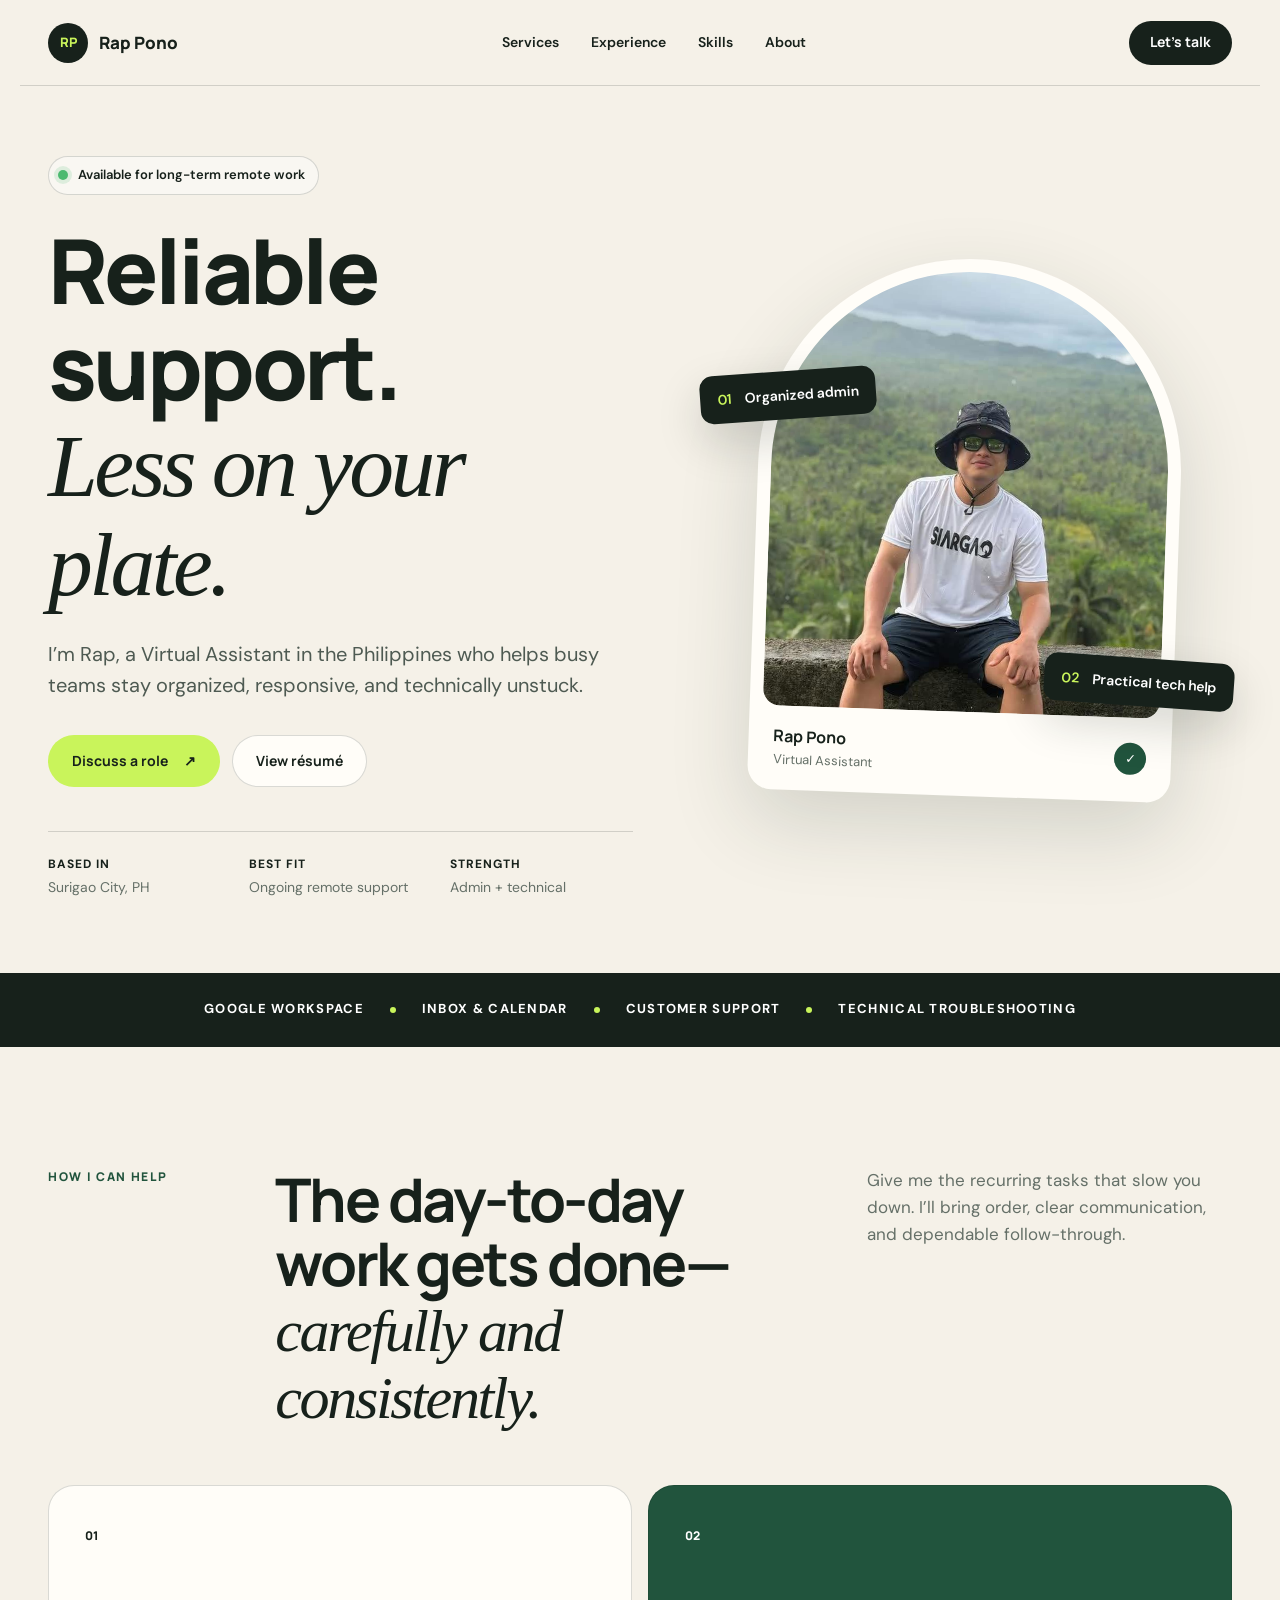
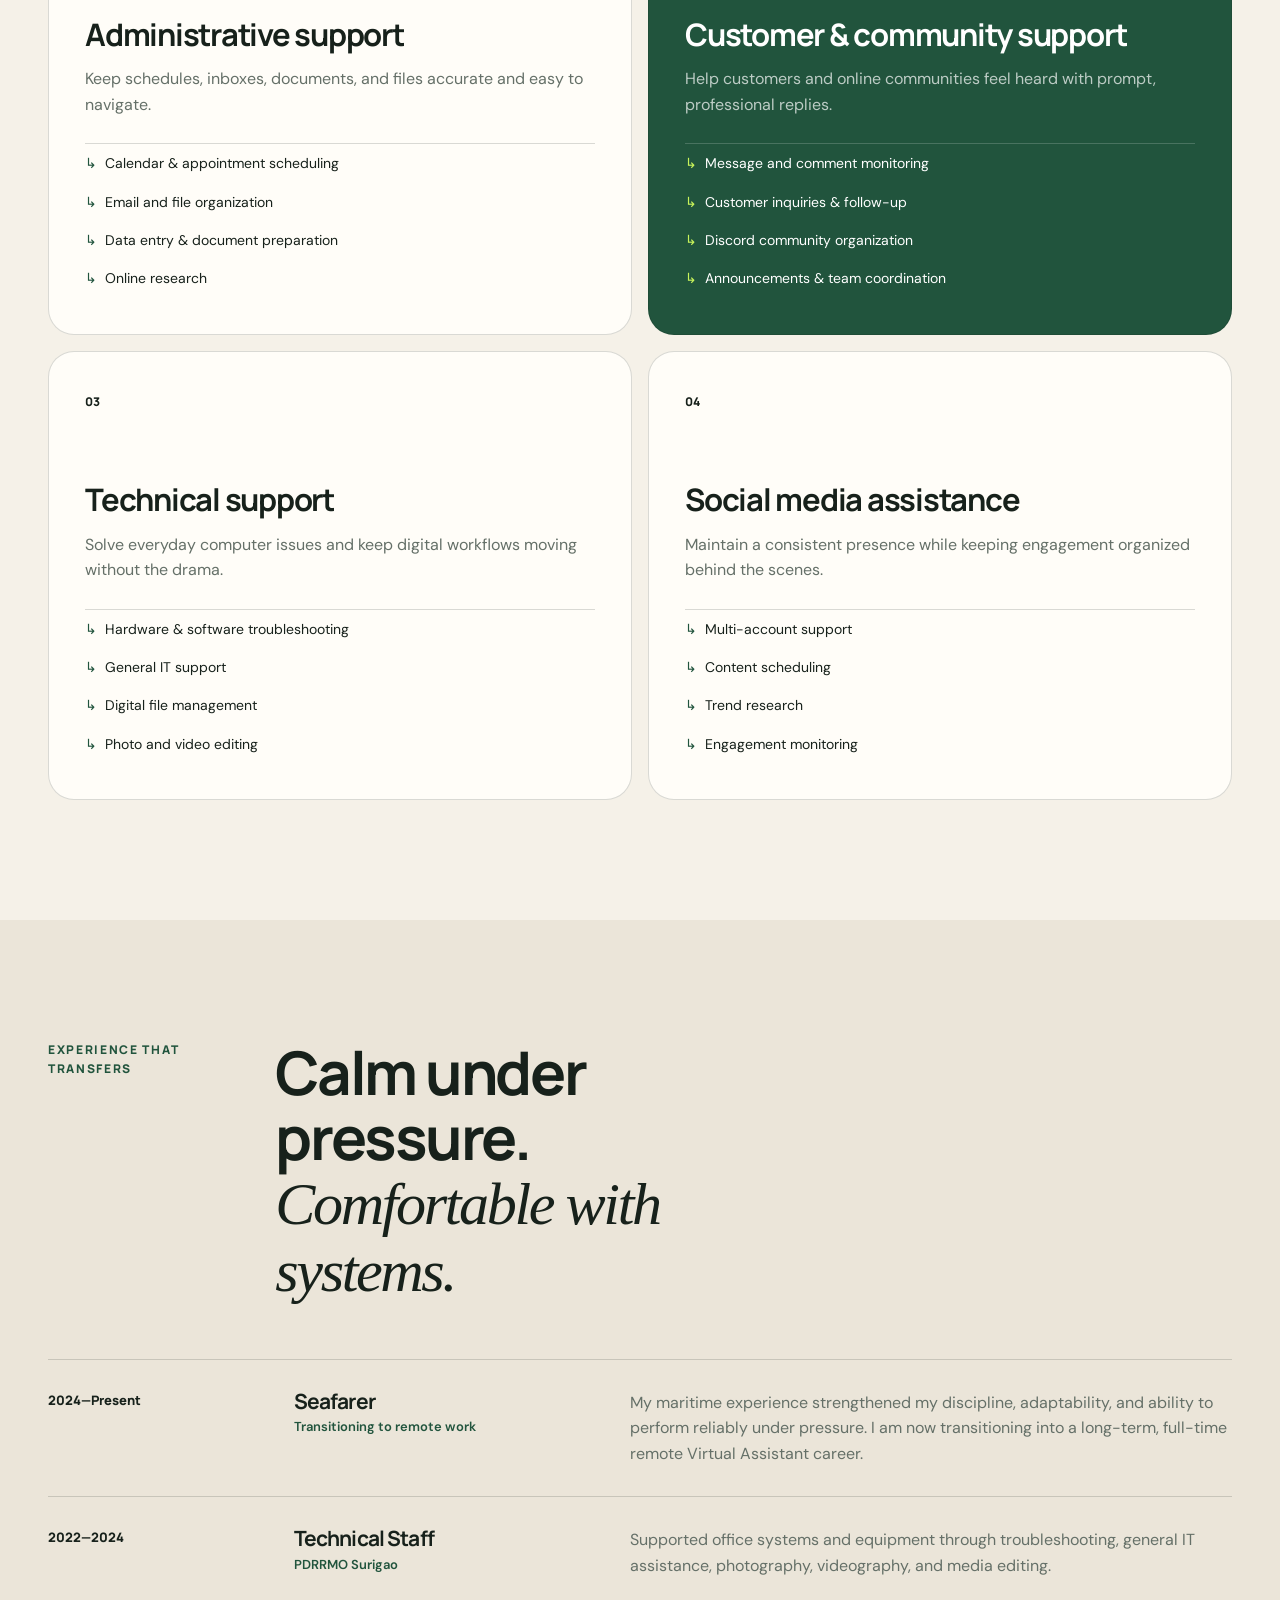
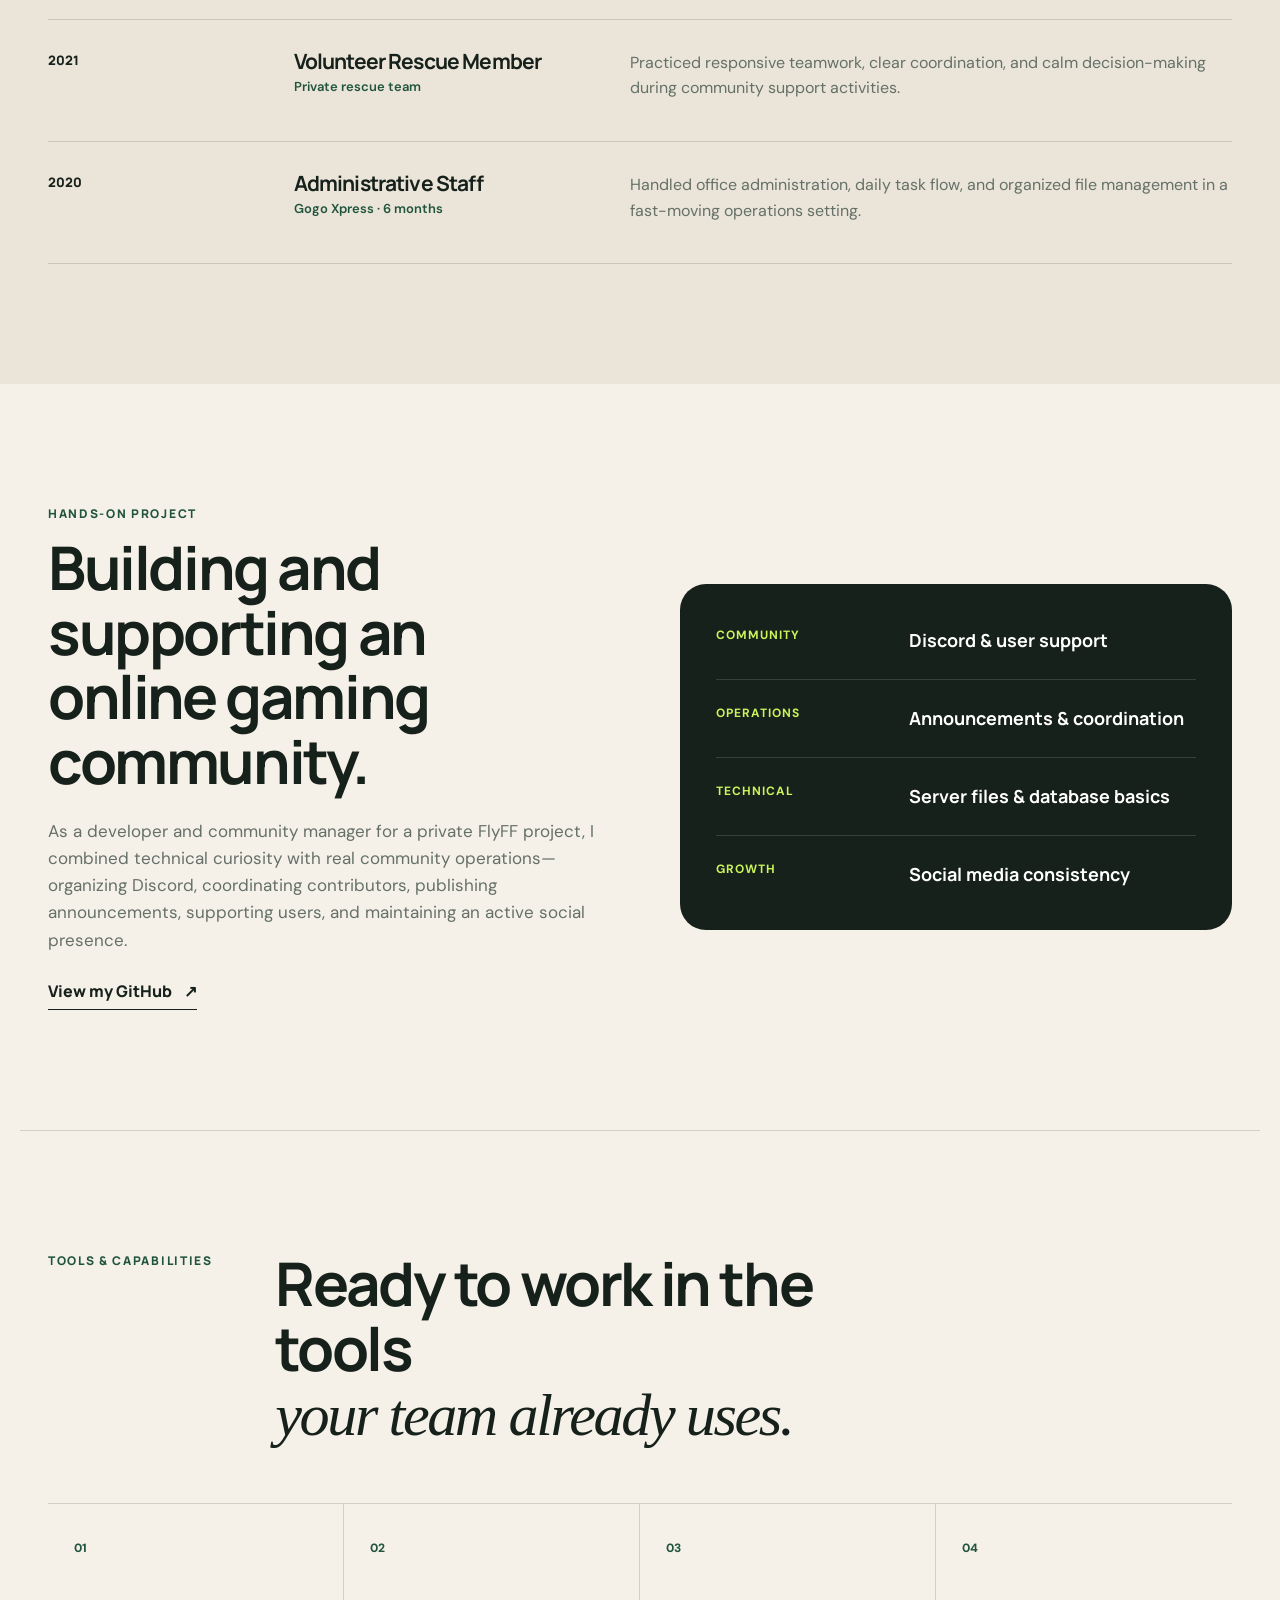
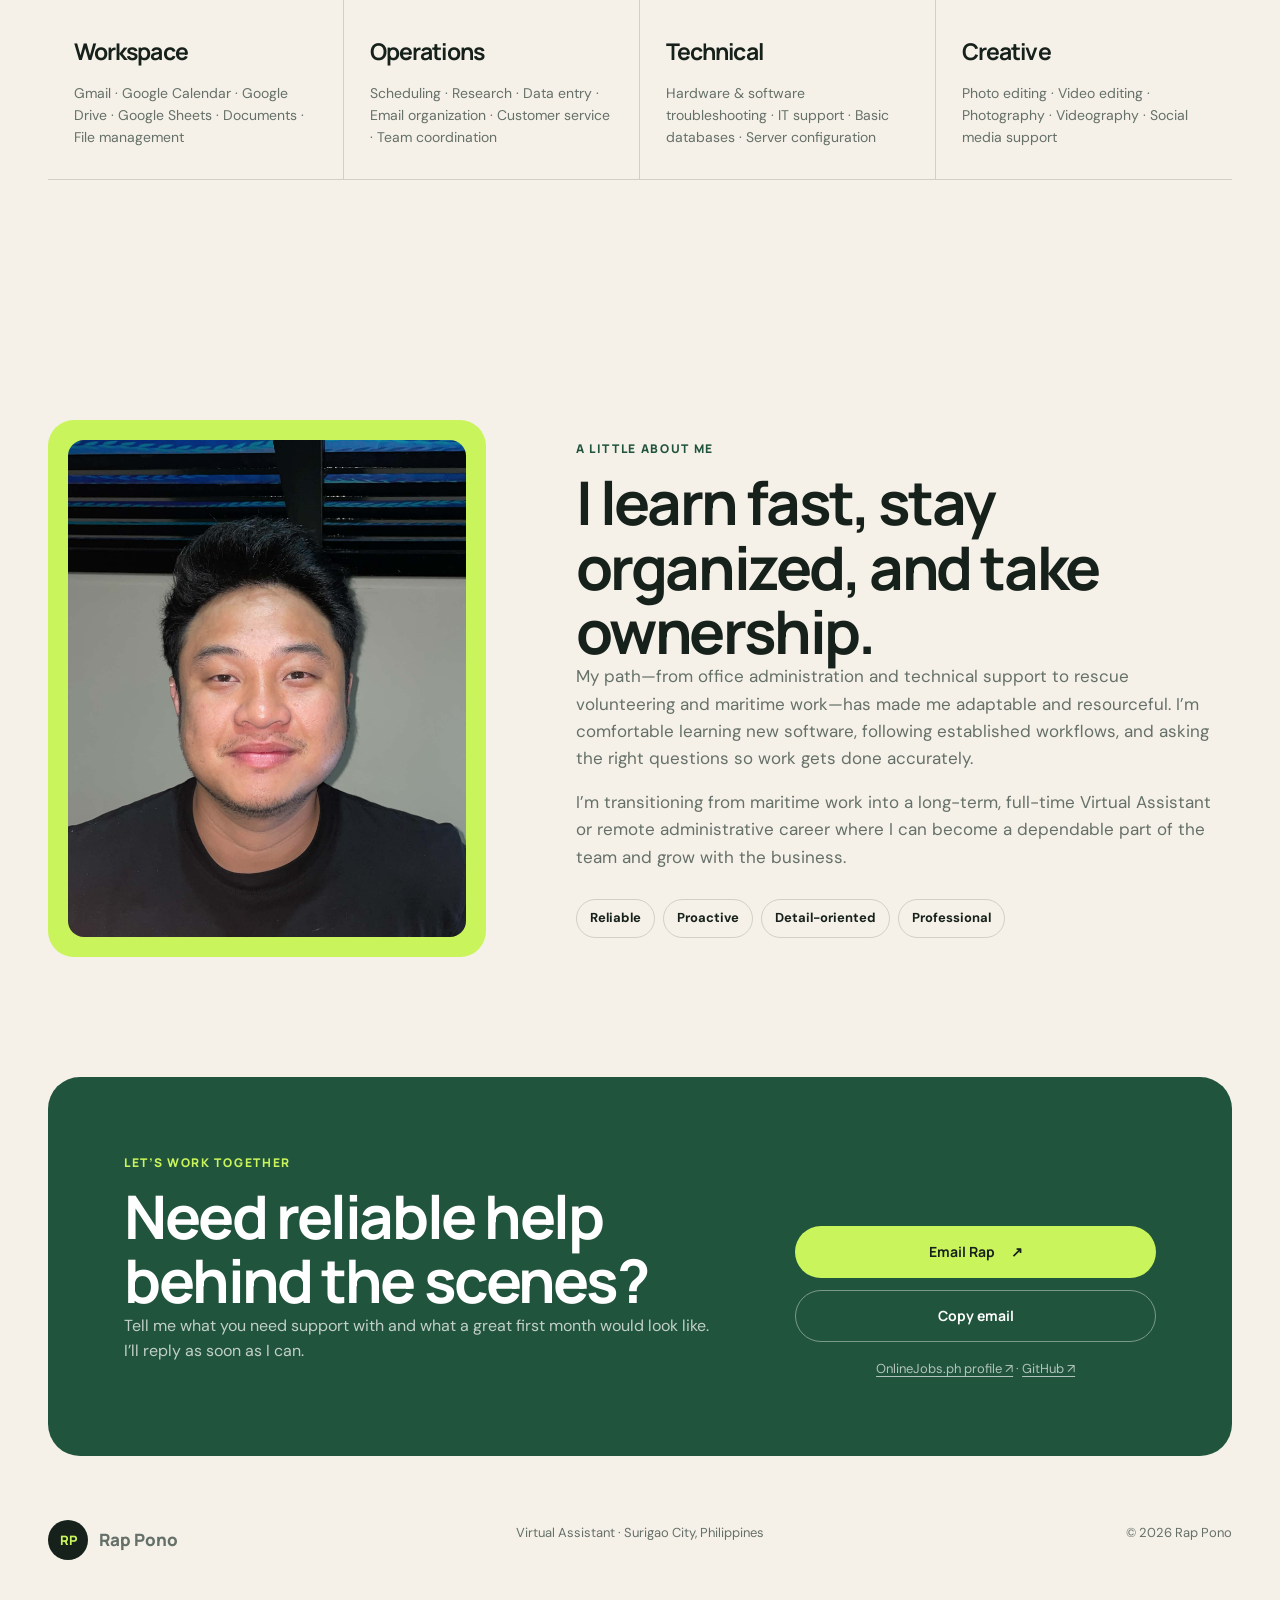
<file: index.html>
<!doctype html>
<html lang="en">
  <head>
    <meta charset="UTF-8" />
    <meta name="viewport" content="width=device-width, initial-scale=1" />
    <meta name="theme-color" content="#f5f1e8" />
    <title>Rap Pono | Virtual Assistant & Technical Support</title>
    <meta name="description" content="Rap Pono is a reliable Virtual Assistant from the Philippines offering administrative, customer, community, and technical support for remote teams." />
    <meta property="og:type" content="website" />
    <meta property="og:title" content="Rap Pono | Virtual Assistant & Technical Support" />
    <meta property="og:description" content="Reliable remote support for busy teams—from organized admin work to practical technical help." />
    <meta property="og:image" content="assets/og.png" />
    <meta name="twitter:card" content="summary_large_image" />
    <link rel="preconnect" href="https://fonts.googleapis.com" />
    <link rel="preconnect" href="https://fonts.gstatic.com" crossorigin />
    <link href="https://fonts.googleapis.com/css2?family=DM+Sans:wght@400;500;600;700&family=Manrope:wght@500;600;700;800&display=swap" rel="stylesheet" />
    <link rel="stylesheet" href="styles.css" />
  </head>
  <body>
    <a class="skip-link" href="#main">Skip to content</a>
    <header class="site-header">
      <a class="brand" href="#top" aria-label="Rap Pono, home">
        <span class="brand-mark">RP</span>
        <span class="brand-name">Rap Pono</span>
      </a>
      <nav class="nav-links" aria-label="Primary navigation">
        <a href="#support">Services</a>
        <a href="#proof">Experience</a>
        <a href="#skills">Skills</a>
        <a href="#about">About</a>
      </nav>
      <a class="button button-small button-dark header-cta" href="mailto:rappono1097@gmail.com?subject=Remote%20work%20opportunity">Let’s talk</a>
      <button class="nav-toggle" type="button" aria-label="Open menu" aria-expanded="false"><span></span><span></span></button>
    </header>

    <main id="main">
      <section class="hero" id="top">
        <div class="hero-copy reveal">
          <div class="availability"><span></span> Available for long-term remote work</div>
          <h1>Reliable support.<br /><em>Less on your plate.</em></h1>
          <p class="hero-lead">I’m Rap, a Virtual Assistant in the Philippines who helps busy teams stay organized, responsive, and technically unstuck.</p>
          <div class="hero-actions">
            <a class="button button-primary" href="mailto:rappono1097@gmail.com?subject=Remote%20work%20opportunity&body=Hi%20Rap%2C%0A%0AI%20found%20your%20portfolio%20and%20would%20like%20to%20discuss...">Discuss a role <span aria-hidden="true">↗</span></a>
            <a class="button button-light" href="resume.html">View résumé</a>
          </div>
          <div class="quick-facts" aria-label="Key details">
            <div><strong>Based in</strong><span>Surigao City, PH</span></div>
            <div><strong>Best fit</strong><span>Ongoing remote support</span></div>
            <div><strong>Strength</strong><span>Admin + technical</span></div>
          </div>
        </div>
        <div class="hero-visual reveal">
          <div class="portrait-card">
            <img src="assets/rap-pono-photo.jpg" alt="Rap Pono outdoors in Surigao" />
            <div class="portrait-caption">
              <div><strong>Rap Pono</strong><span>Virtual Assistant</span></div>
              <span class="verified" aria-label="Profile verified">✓</span>
            </div>
          </div>
          <div class="floating-note note-one"><span>01</span> Organized admin</div>
          <div class="floating-note note-two"><span>02</span> Practical tech help</div>
        </div>
      </section>

      <section class="trust-bar" aria-label="Core capabilities">
        <span>Google Workspace</span><i></i><span>Inbox & calendar</span><i></i><span>Customer support</span><i></i><span>Technical troubleshooting</span>
      </section>

      <section class="section support" id="support">
        <div class="section-intro reveal">
          <p class="eyebrow">How I can help</p>
          <h2>The day-to-day work gets done—<em>carefully and consistently.</em></h2>
          <p>Give me the recurring tasks that slow you down. I’ll bring order, clear communication, and dependable follow-through.</p>
        </div>
        <div class="service-grid">
          <article class="service-card reveal">
            <span class="service-number">01</span>
            <h3>Administrative support</h3>
            <p>Keep schedules, inboxes, documents, and files accurate and easy to navigate.</p>
            <ul><li>Calendar & appointment scheduling</li><li>Email and file organization</li><li>Data entry & document preparation</li><li>Online research</li></ul>
          </article>
          <article class="service-card feature reveal">
            <span class="service-number">02</span>
            <h3>Customer & community support</h3>
            <p>Help customers and online communities feel heard with prompt, professional replies.</p>
            <ul><li>Message and comment monitoring</li><li>Customer inquiries & follow-up</li><li>Discord community organization</li><li>Announcements & team coordination</li></ul>
          </article>
          <article class="service-card reveal">
            <span class="service-number">03</span>
            <h3>Technical support</h3>
            <p>Solve everyday computer issues and keep digital workflows moving without the drama.</p>
            <ul><li>Hardware & software troubleshooting</li><li>General IT support</li><li>Digital file management</li><li>Photo and video editing</li></ul>
          </article>
          <article class="service-card reveal">
            <span class="service-number">04</span>
            <h3>Social media assistance</h3>
            <p>Maintain a consistent presence while keeping engagement organized behind the scenes.</p>
            <ul><li>Multi-account support</li><li>Content scheduling</li><li>Trend research</li><li>Engagement monitoring</li></ul>
          </article>
        </div>
      </section>

      <section class="section proof" id="proof">
        <div class="section-intro reveal">
          <p class="eyebrow">Experience that transfers</p>
          <h2>Calm under pressure.<br /><em>Comfortable with systems.</em></h2>
        </div>
        <div class="experience-list">
          <article class="experience-row reveal">
            <div class="experience-date">2024—Present</div>
            <div><h3>Seafarer</h3><p>Transitioning to remote work</p></div>
            <p>My maritime experience strengthened my discipline, adaptability, and ability to perform reliably under pressure. I am now transitioning into a long-term, full-time remote Virtual Assistant career.</p>
          </article>
          <article class="experience-row reveal">
            <div class="experience-date">2022—2024</div>
            <div><h3>Technical Staff</h3><p>PDRRMO Surigao</p></div>
            <p>Supported office systems and equipment through troubleshooting, general IT assistance, photography, videography, and media editing.</p>
          </article>
          <article class="experience-row reveal">
            <div class="experience-date">2021</div>
            <div><h3>Volunteer Rescue Member</h3><p>Private rescue team</p></div>
            <p>Practiced responsive teamwork, clear coordination, and calm decision-making during community support activities.</p>
          </article>
          <article class="experience-row reveal">
            <div class="experience-date">2020</div>
            <div><h3>Administrative Staff</h3><p>Gogo Xpress · 6 months</p></div>
            <p>Handled office administration, daily task flow, and organized file management in a fast-moving operations setting.</p>
          </article>
        </div>
      </section>

      <section class="section project-spotlight">
        <div class="project-copy reveal">
          <p class="eyebrow">Hands-on project</p>
          <h2>Building and supporting an online gaming community.</h2>
          <p>As a developer and community manager for a private FlyFF project, I combined technical curiosity with real community operations—organizing Discord, coordinating contributors, publishing announcements, supporting users, and maintaining an active social presence.</p>
          <a class="text-link" href="https://github.com/hubhub123-dev" target="_blank" rel="noopener noreferrer">View my GitHub <span aria-hidden="true">↗</span></a>
        </div>
        <div class="project-proof reveal" aria-label="Project responsibilities">
          <div><span>Community</span><strong>Discord & user support</strong></div>
          <div><span>Operations</span><strong>Announcements & coordination</strong></div>
          <div><span>Technical</span><strong>Server files & database basics</strong></div>
          <div><span>Growth</span><strong>Social media consistency</strong></div>
        </div>
      </section>

      <section class="section skills" id="skills">
        <div class="section-intro reveal">
          <p class="eyebrow">Tools & capabilities</p>
          <h2>Ready to work in the tools<br /><em>your team already uses.</em></h2>
        </div>
        <div class="skills-columns">
          <article class="skill-group reveal"><span>01</span><h3>Workspace</h3><p>Gmail · Google Calendar · Google Drive · Google Sheets · Documents · File management</p></article>
          <article class="skill-group reveal"><span>02</span><h3>Operations</h3><p>Scheduling · Research · Data entry · Email organization · Customer service · Team coordination</p></article>
          <article class="skill-group reveal"><span>03</span><h3>Technical</h3><p>Hardware & software troubleshooting · IT support · Basic databases · Server configuration</p></article>
          <article class="skill-group reveal"><span>04</span><h3>Creative</h3><p>Photo editing · Video editing · Photography · Videography · Social media support</p></article>
        </div>
      </section>

      <section class="section about" id="about">
        <div class="about-photo reveal"><img src="assets/resume-2x2-photo.jpg" alt="Portrait of Rap Pono" /></div>
        <div class="about-copy reveal">
          <p class="eyebrow">A little about me</p>
          <h2>I learn fast, stay organized, and take ownership.</h2>
          <p>My path—from office administration and technical support to rescue volunteering and maritime work—has made me adaptable and resourceful. I’m comfortable learning new software, following established workflows, and asking the right questions so work gets done accurately.</p>
          <p>I’m transitioning from maritime work into a long-term, full-time Virtual Assistant or remote administrative career where I can become a dependable part of the team and grow with the business.</p>
          <div class="about-values"><span>Reliable</span><span>Proactive</span><span>Detail-oriented</span><span>Professional</span></div>
        </div>
      </section>

      <section class="contact" id="contact">
        <div class="contact-copy reveal">
          <p class="eyebrow">Let’s work together</p>
          <h2>Need reliable help behind the scenes?</h2>
          <p>Tell me what you need support with and what a great first month would look like. I’ll reply as soon as I can.</p>
        </div>
        <div class="contact-actions reveal">
          <a class="button button-primary" href="mailto:rappono1097@gmail.com?subject=Remote%20work%20opportunity">Email Rap <span aria-hidden="true">↗</span></a>
          <button class="button button-outline" type="button" data-copy-email>Copy email</button>
          <p><a href="https://v2.onlinejobs.ph/jobseekers/info/4930726" target="_blank" rel="noopener noreferrer">OnlineJobs.ph profile ↗</a> · <a href="https://github.com/hubhub123-dev" target="_blank" rel="noopener noreferrer">GitHub ↗</a></p>
        </div>
      </section>
    </main>

    <footer class="site-footer">
      <a class="brand" href="#top"><span class="brand-mark">RP</span><span class="brand-name">Rap Pono</span></a>
      <p>Virtual Assistant · Surigao City, Philippines</p>
      <p>© <span id="year"></span> Rap Pono</p>
    </footer>
    <div class="mobile-cta"><a href="mailto:rappono1097@gmail.com?subject=Remote%20work%20opportunity">Let’s talk <span aria-hidden="true">↗</span></a></div>
    <div class="toast" role="status" aria-live="polite">Email copied</div>
    <script src="script.js"></script>
  </body>
</html>
</file>
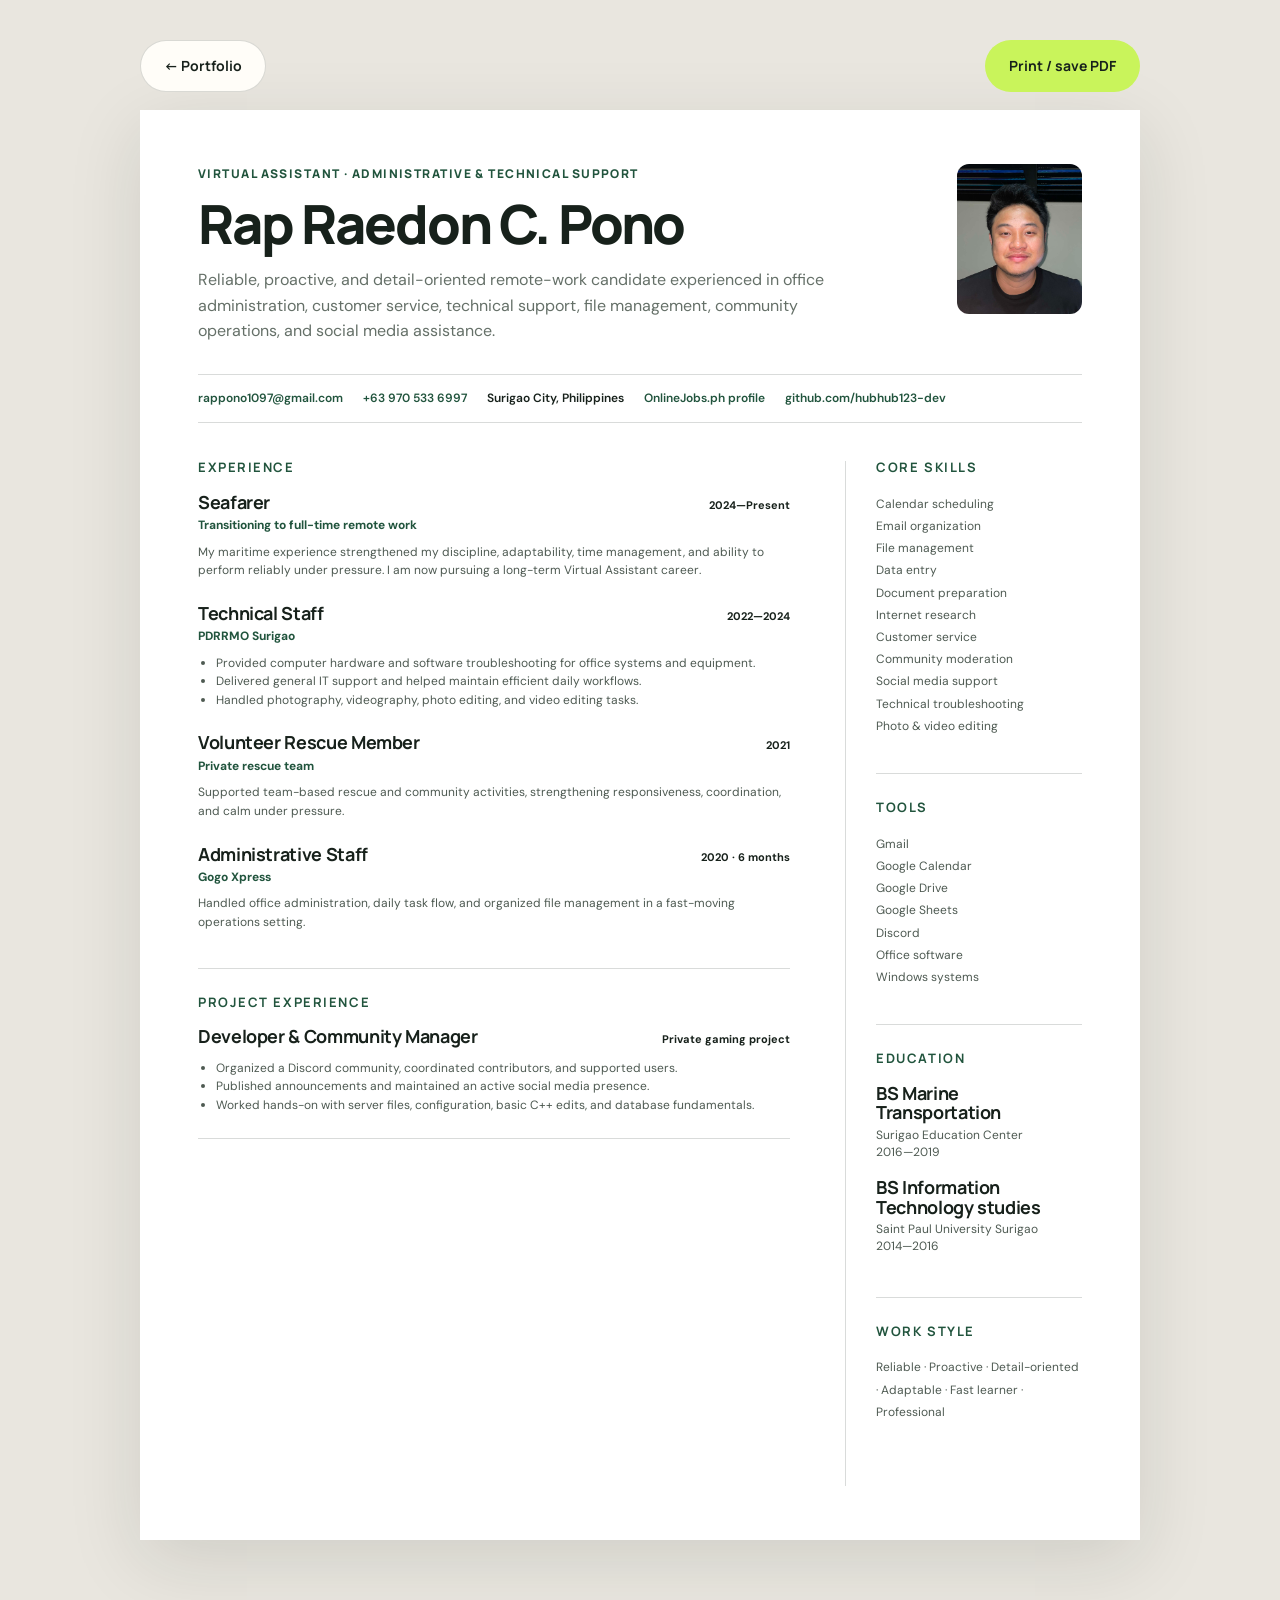
<file: resume.html>
<!doctype html>
<html lang="en">
  <head>
    <meta charset="UTF-8" />
    <meta name="viewport" content="width=device-width, initial-scale=1" />
    <title>Résumé | Rap Raedon C. Pono</title>
    <meta name="description" content="Résumé of Rap Raedon C. Pono, a Virtual Assistant with administrative and technical support experience." />
    <link rel="preconnect" href="https://fonts.googleapis.com" />
    <link rel="preconnect" href="https://fonts.gstatic.com" crossorigin />
    <link href="https://fonts.googleapis.com/css2?family=DM+Sans:wght@400;500;600;700&family=Manrope:wght@500;600;700;800&display=swap" rel="stylesheet" />
    <link rel="stylesheet" href="styles.css" />
  </head>
  <body class="resume-page">
    <main class="resume-shell">
      <div class="resume-actions no-print"><a class="button button-light" href="index.html">← Portfolio</a><button class="button button-primary" type="button" onclick="window.print()">Print / save PDF</button></div>
      <article class="resume-document">
        <header class="resume-header">
          <div>
            <p class="resume-kicker">Virtual Assistant · Administrative & Technical Support</p>
            <h1>Rap Raedon C. Pono</h1>
            <p class="resume-summary">Reliable, proactive, and detail-oriented remote-work candidate experienced in office administration, customer service, technical support, file management, community operations, and social media assistance.</p>
          </div>
          <img class="resume-photo" src="assets/resume-2x2-photo.jpg" alt="Rap Raedon C. Pono" />
        </header>
        <div class="resume-contact"><a href="mailto:rappono1097@gmail.com">rappono1097@gmail.com</a><a href="tel:+639705336997">+63 970 533 6997</a><span>Surigao City, Philippines</span><a href="https://v2.onlinejobs.ph/jobseekers/info/4930726">OnlineJobs.ph profile</a><a href="https://github.com/hubhub123-dev">github.com/hubhub123-dev</a></div>
        <div class="resume-grid">
          <div class="resume-main">
            <section class="resume-section"><h2>Experience</h2>
              <div class="resume-item"><div class="resume-item-head"><h3>Seafarer</h3><span>2024—Present</span></div><p class="resume-org">Transitioning to full-time remote work</p><p>My maritime experience strengthened my discipline, adaptability, time management, and ability to perform reliably under pressure. I am now pursuing a long-term Virtual Assistant career.</p></div>
              <div class="resume-item"><div class="resume-item-head"><h3>Technical Staff</h3><span>2022—2024</span></div><p class="resume-org">PDRRMO Surigao</p><ul><li>Provided computer hardware and software troubleshooting for office systems and equipment.</li><li>Delivered general IT support and helped maintain efficient daily workflows.</li><li>Handled photography, videography, photo editing, and video editing tasks.</li></ul></div>
              <div class="resume-item"><div class="resume-item-head"><h3>Volunteer Rescue Member</h3><span>2021</span></div><p class="resume-org">Private rescue team</p><p>Supported team-based rescue and community activities, strengthening responsiveness, coordination, and calm under pressure.</p></div>
              <div class="resume-item"><div class="resume-item-head"><h3>Administrative Staff</h3><span>2020 · 6 months</span></div><p class="resume-org">Gogo Xpress</p><p>Handled office administration, daily task flow, and organized file management in a fast-moving operations setting.</p></div>
            </section>
            <section class="resume-section"><h2>Project Experience</h2><div class="resume-item"><div class="resume-item-head"><h3>Developer & Community Manager</h3><span>Private gaming project</span></div><ul><li>Organized a Discord community, coordinated contributors, and supported users.</li><li>Published announcements and maintained an active social media presence.</li><li>Worked hands-on with server files, configuration, basic C++ edits, and database fundamentals.</li></ul></div></section>
          </div>
          <aside class="resume-sidebar">
            <section class="resume-section"><h2>Core Skills</h2><p>Calendar scheduling<br />Email organization<br />File management<br />Data entry<br />Document preparation<br />Internet research<br />Customer service<br />Community moderation<br />Social media support<br />Technical troubleshooting<br />Photo & video editing</p></section>
            <section class="resume-section"><h2>Tools</h2><p>Gmail<br />Google Calendar<br />Google Drive<br />Google Sheets<br />Discord<br />Office software<br />Windows systems</p></section>
            <section class="resume-section"><h2>Education</h2><div class="resume-item compact"><h3>BS Marine Transportation</h3><p>Surigao Education Center<br />2016—2019</p></div><div class="resume-item compact"><h3>BS Information Technology studies</h3><p>Saint Paul University Surigao<br />2014—2016</p></div></section>
            <section class="resume-section"><h2>Work Style</h2><p>Reliable · Proactive · Detail-oriented · Adaptable · Fast learner · Professional</p></section>
          </aside>
        </div>
      </article>
    </main>
  </body>
</html>
</file>
<file: styles.css>
:root{--ink:#17211b;--muted:#657068;--paper:#f5f1e8;--paper-2:#ebe5d9;--white:#fffdf8;--lime:#c9f45b;--green:#21543d;--line:rgba(23,33,27,.16);--display:"Manrope",sans-serif;--body:"DM Sans",sans-serif;--max:1240px;--radius:26px}
*{box-sizing:border-box}html{scroll-behavior:smooth}body{margin:0;background:var(--paper);color:var(--ink);font-family:var(--body);font-size:16px;line-height:1.6;-webkit-font-smoothing:antialiased}body.menu-open{overflow:hidden}img{display:block;max-width:100%}a{color:inherit;text-decoration:none}button,input,textarea{font:inherit}button{color:inherit}.skip-link{position:fixed;left:16px;top:-60px;z-index:100;background:var(--ink);color:white;padding:10px 16px;border-radius:8px}.skip-link:focus{top:16px}.site-header{height:86px;max-width:var(--max);margin:0 auto;padding:0 28px;display:flex;align-items:center;justify-content:space-between;border-bottom:1px solid var(--line);position:relative;z-index:50}.brand{display:flex;align-items:center;gap:11px;font-family:var(--display);font-weight:800}.brand-mark{width:40px;height:40px;border-radius:50%;display:grid;place-items:center;background:var(--ink);color:var(--lime);font-size:13px}.brand-name{font-size:17px}.nav-links{display:flex;align-items:center;gap:32px;font-size:14px;font-weight:600}.nav-links a{position:relative}.nav-links a:after{content:"";position:absolute;left:0;right:100%;bottom:-5px;height:2px;background:var(--green);transition:right .25s}.nav-links a:hover:after,.nav-links a:focus-visible:after{right:0}.button{min-height:52px;padding:0 23px;border-radius:100px;display:inline-flex;align-items:center;justify-content:center;gap:16px;border:1px solid transparent;font-family:var(--display);font-size:14px;font-weight:700;cursor:pointer;transition:transform .2s,background .2s,color .2s}.button:hover{transform:translateY(-2px)}.button-small{min-height:44px;padding:0 20px}.button-dark{background:var(--ink);color:white}.button-primary{background:var(--lime);color:var(--ink)}.button-light{background:var(--white);border-color:var(--line)}.button-outline{background:transparent;border-color:rgba(255,255,255,.4);color:white}.nav-toggle{display:none;border:0;background:transparent;width:44px;height:44px;padding:11px}.nav-toggle span{display:block;height:2px;background:var(--ink);margin:7px 0}.hero{max-width:var(--max);min-height:730px;margin:0 auto;padding:70px 28px 74px;display:grid;grid-template-columns:1.05fr .95fr;align-items:center;gap:70px}.availability{display:inline-flex;align-items:center;gap:10px;padding:8px 13px 8px 9px;border:1px solid var(--line);border-radius:100px;font-weight:600;font-size:13px;background:rgba(255,255,255,.45)}.availability span{width:10px;height:10px;border-radius:50%;background:#4cba70;box-shadow:0 0 0 4px rgba(76,186,112,.16)}h1,h2,h3,p{margin-top:0}h1,h2,h3{font-family:var(--display);line-height:1.07;letter-spacing:-.04em}h1{font-size:clamp(58px,7vw,98px);margin:27px 0 26px;font-weight:800}h1 em,h2 em{font-family:Georgia,serif;font-weight:400}.hero-lead{font-size:20px;line-height:1.55;max-width:620px;color:#4e5a52}.hero-actions{display:flex;gap:12px;margin:34px 0 44px}.quick-facts{display:grid;grid-template-columns:repeat(3,1fr);padding-top:23px;border-top:1px solid var(--line);gap:18px}.quick-facts div{display:grid;gap:2px}.quick-facts strong{font-size:12px;text-transform:uppercase;letter-spacing:.08em}.quick-facts span{font-size:14px;color:var(--muted)}.hero-visual{position:relative;min-height:560px;display:grid;place-items:center}.portrait-card{position:relative;width:min(430px,80%);background:var(--white);padding:13px;border-radius:220px 220px 25px 25px;box-shadow:0 30px 80px rgba(29,47,36,.16);transform:rotate(2deg)}.portrait-card img{width:100%;height:440px;object-fit:cover;border-radius:210px 210px 18px 18px}.portrait-caption{display:flex;align-items:center;justify-content:space-between;padding:18px 12px 7px}.portrait-caption div{display:grid}.portrait-caption strong{font-family:var(--display)}.portrait-caption span{font-size:13px;color:var(--muted)}.verified{width:32px;height:32px;display:grid;place-items:center;border-radius:50%;background:var(--green);color:white!important}.floating-note{position:absolute;background:var(--ink);color:white;border-radius:13px;padding:13px 17px;font-weight:600;font-size:14px;box-shadow:0 18px 45px rgba(23,33,27,.18);transform:rotate(-4deg)}.floating-note span{color:var(--lime);margin-right:10px}.note-one{left:-3px;top:22%}.note-two{right:-2px;bottom:18%;transform:rotate(4deg)}.trust-bar{background:var(--ink);color:white;min-height:74px;display:flex;align-items:center;justify-content:center;gap:26px;padding:20px 28px;font-size:13px;font-weight:700;text-transform:uppercase;letter-spacing:.1em}.trust-bar i{width:6px;height:6px;background:var(--lime);border-radius:50%}.section{max-width:var(--max);margin:0 auto;padding:120px 28px}.section-intro{display:grid;grid-template-columns:.5fr 1.5fr 1fr;gap:45px;align-items:start;margin-bottom:55px}.eyebrow{font-family:var(--display);font-size:12px;font-weight:800;text-transform:uppercase;letter-spacing:.14em;color:var(--green)}.section-intro h2,.about h2,.project-copy h2,.contact h2{font-size:clamp(38px,4.7vw,66px);margin:0}.section-intro>p:last-child{color:var(--muted);font-size:17px}.service-grid{display:grid;grid-template-columns:repeat(2,1fr);gap:16px}.service-card{min-height:410px;background:var(--white);border:1px solid var(--line);border-radius:var(--radius);padding:36px;position:relative;transition:transform .25s,box-shadow .25s}.service-card:hover{transform:translateY(-5px);box-shadow:0 24px 60px rgba(28,45,35,.09)}.service-card.feature{background:var(--green);color:white}.service-number{font-family:var(--display);font-size:12px;font-weight:800}.service-card h3{font-size:31px;margin:70px 0 15px}.service-card p{color:var(--muted);max-width:520px}.service-card.feature p{color:rgba(255,255,255,.7)}.service-card ul{list-style:none;padding:0;margin:26px 0 0;border-top:1px solid var(--line)}.service-card.feature ul{border-color:rgba(255,255,255,.18)}.service-card li{padding:8px 0 8px 20px;position:relative;font-size:14px}.service-card li:before{content:"↳";position:absolute;left:0;color:var(--green)}.service-card.feature li:before{color:var(--lime)}.proof{max-width:none;background:var(--paper-2)}.proof>.section-intro,.proof>.experience-list{max-width:1184px;margin-left:auto;margin-right:auto}.experience-list{border-top:1px solid var(--line)}.experience-row{display:grid;grid-template-columns:.55fr .8fr 1.65fr;gap:45px;padding:30px 0;border-bottom:1px solid var(--line);align-items:start}.experience-date{font-family:var(--display);font-weight:800;font-size:13px}.experience-row h3{font-size:21px;margin-bottom:5px}.experience-row div p{font-size:13px;color:var(--green);font-weight:600}.experience-row>p{color:var(--muted);margin:0}.project-spotlight{display:grid;grid-template-columns:1fr 1fr;gap:80px;align-items:center}.project-copy>p:not(.eyebrow){color:var(--muted);font-size:17px;margin:25px 0}.text-link{display:inline-flex;gap:12px;font-family:var(--display);font-weight:800;border-bottom:1px solid var(--ink);padding-bottom:5px}.project-proof{background:var(--ink);border-radius:var(--radius);padding:18px 36px;color:white}.project-proof div{display:grid;grid-template-columns:.75fr 1.25fr;gap:20px;padding:24px 0;border-bottom:1px solid rgba(255,255,255,.14)}.project-proof div:last-child{border:0}.project-proof span{font-size:12px;text-transform:uppercase;letter-spacing:.08em;color:var(--lime);font-weight:700}.project-proof strong{font-family:var(--display);font-size:18px}.skills{border-top:1px solid var(--line)}.skills-columns{display:grid;grid-template-columns:repeat(4,1fr);border-top:1px solid var(--line);border-bottom:1px solid var(--line)}.skill-group{padding:30px 26px;border-right:1px solid var(--line)}.skill-group:last-child{border:0}.skill-group>span{font-size:12px;color:var(--green);font-weight:800}.skill-group h3{font-size:23px;margin:80px 0 18px}.skill-group p{color:var(--muted);margin:0;font-size:14px}.about{display:grid;grid-template-columns:.8fr 1.2fr;gap:90px;align-items:center}.about-photo{background:var(--lime);padding:20px;border-radius:var(--radius);transform:rotate(-2deg)}.about-photo img{width:100%;aspect-ratio:4/5;object-fit:cover;object-position:50% 30%;border-radius:16px;filter:saturate(.85)}.about-copy>p:not(.eyebrow){font-size:17px;color:var(--muted);max-width:650px}.about-values{display:flex;flex-wrap:wrap;gap:8px;margin-top:28px}.about-values span{padding:8px 13px;border:1px solid var(--line);border-radius:100px;font-size:13px;font-weight:700}.contact{background:var(--green);color:white;max-width:calc(var(--max) - 56px);margin:0 auto 28px;padding:76px;border-radius:32px;display:grid;grid-template-columns:1.25fr .75fr;gap:70px;align-items:end}.contact .eyebrow{color:var(--lime)}.contact-copy p:last-child{color:rgba(255,255,255,.72);max-width:620px}.contact-actions{display:flex;flex-direction:column;align-items:stretch;gap:12px}.contact-actions p{font-size:13px;color:rgba(255,255,255,.65);text-align:center;margin:5px 0 0}.contact-actions p a{text-decoration:underline;text-underline-offset:3px}.site-footer{max-width:var(--max);margin:auto;padding:36px 28px 100px;display:grid;grid-template-columns:1fr 1fr 1fr;align-items:center;font-size:13px;color:var(--muted)}.site-footer>p:nth-child(2){text-align:center}.site-footer>p:last-child{text-align:right}.mobile-cta{display:none}.toast{position:fixed;left:50%;bottom:30px;transform:translate(-50%,20px);background:var(--ink);color:white;border-radius:100px;padding:11px 18px;opacity:0;pointer-events:none;transition:.25s;z-index:100;font-size:13px}.toast.show{opacity:1;transform:translate(-50%,0)}.reveal{opacity:0;transform:translateY(22px);transition:opacity .7s ease,transform .7s ease}.reveal.visible{opacity:1;transform:none}
@media(max-width:900px){.nav-links{position:fixed;inset:86px 0 auto;background:var(--paper);padding:35px 28px 45px;display:none;flex-direction:column;align-items:flex-start;font-size:25px;border-bottom:1px solid var(--line)}.nav-links.open{display:flex}.header-cta{display:none}.nav-toggle{display:block}.hero{grid-template-columns:1fr;padding-top:55px;gap:30px}.hero-visual{min-height:520px}.section-intro{grid-template-columns:1fr;gap:16px}.section-intro>p:last-child{max-width:620px}.skills-columns{grid-template-columns:repeat(2,1fr)}.skill-group:nth-child(2){border-right:0}.skill-group:nth-child(-n+2){border-bottom:1px solid var(--line)}.project-spotlight,.about,.contact{grid-template-columns:1fr}.contact{padding:55px 36px;gap:35px}.project-spotlight{gap:45px}.experience-row{grid-template-columns:.5fr 1fr}.experience-row>p{grid-column:2}.trust-bar{flex-wrap:wrap}.trust-bar i{display:none}}
@media(max-width:600px){.site-header{height:72px;padding:0 18px}.brand-name{font-size:15px}.nav-links{inset:72px 0 auto}.hero{padding:44px 18px 58px;min-height:auto}.hero-lead{font-size:18px}.hero-actions{flex-direction:column;align-items:stretch}.quick-facts{grid-template-columns:1fr 1fr}.quick-facts div:last-child{display:none}.hero-visual{min-height:450px}.portrait-card{width:85%}.portrait-card img{height:350px}.floating-note{font-size:12px}.note-one{left:0}.note-two{right:0}.trust-bar{justify-content:flex-start;gap:12px;font-size:11px}.section{padding:82px 18px}.service-grid{grid-template-columns:1fr}.service-card{min-height:auto;padding:28px}.service-card h3{margin-top:52px}.experience-row{grid-template-columns:1fr;gap:8px}.experience-row>p{grid-column:auto}.project-spotlight{gap:35px}.project-proof{padding:12px 24px}.project-proof div{grid-template-columns:1fr;gap:5px}.skills-columns{grid-template-columns:1fr}.skill-group{border-right:0!important;border-bottom:1px solid var(--line)!important;padding:26px 8px}.skill-group:last-child{border-bottom:0!important}.skill-group h3{margin:36px 0 12px}.about{gap:45px}.about-photo{max-width:400px}.contact{max-width:calc(100% - 24px);margin-bottom:12px;padding:45px 24px;border-radius:24px}.contact .button{width:100%}.site-footer{grid-template-columns:1fr;gap:10px;padding:30px 18px 100px}.site-footer>p:nth-child(2),.site-footer>p:last-child{text-align:left;margin:0}.mobile-cta{display:block;position:fixed;z-index:45;bottom:12px;left:12px;right:12px}.mobile-cta a{display:flex;justify-content:space-between;align-items:center;background:var(--lime);color:var(--ink);border:1px solid rgba(23,33,27,.25);border-radius:100px;padding:13px 22px;font-family:var(--display);font-weight:800;box-shadow:0 12px 34px rgba(23,33,27,.22)}}
@media(prefers-reduced-motion:reduce){html{scroll-behavior:auto}.reveal{opacity:1;transform:none;transition:none}.button,.service-card{transition:none}}
.resume-page{background:#e9e6df}.resume-shell{max-width:1040px;margin:auto;padding:40px 20px 80px}.resume-actions{display:flex;justify-content:space-between;margin-bottom:18px}.resume-document{background:white;padding:54px 58px;box-shadow:0 20px 70px rgba(23,33,27,.12)}.resume-header{display:grid;grid-template-columns:1fr 125px;gap:40px;align-items:start}.resume-header h1{font-size:54px;margin:8px 0 14px}.resume-kicker{color:var(--green);font-family:var(--display);font-weight:800;font-size:12px;text-transform:uppercase;letter-spacing:.12em}.resume-summary{max-width:680px;color:var(--muted);margin:0}.resume-photo{width:125px;height:150px;object-fit:cover;border-radius:12px}.resume-contact{display:flex;flex-wrap:wrap;gap:8px 20px;margin:30px 0 38px;padding:14px 0;border-top:1px solid var(--line);border-bottom:1px solid var(--line);font-size:12px;font-weight:600}.resume-contact a{color:var(--green)}.resume-grid{display:grid;grid-template-columns:2fr .8fr;gap:55px}.resume-section{padding:0 0 24px;margin:0 0 27px;border-bottom:1px solid var(--line)}.resume-section h2{font-size:13px;text-transform:uppercase;letter-spacing:.12em;color:var(--green);margin:0 0 18px}.resume-item{margin-bottom:24px}.resume-item:last-child{margin-bottom:0}.resume-item-head{display:flex;justify-content:space-between;gap:20px;align-items:baseline}.resume-item h3{font-size:18px;letter-spacing:-.02em;margin:0 0 4px}.resume-item-head span{font-size:11px;font-weight:700;white-space:nowrap}.resume-item p,.resume-item li,.resume-sidebar p{font-size:12px;line-height:1.55;color:#4e5a52}.resume-item ul{margin:8px 0 0;padding-left:18px}.resume-org{font-weight:700;color:var(--green)!important;margin:0 0 8px}.resume-item.compact{margin-bottom:17px}.resume-sidebar{border-left:1px solid var(--line);padding-left:30px}.resume-sidebar .resume-section:last-child{border:0}.resume-sidebar p{line-height:1.85}.resume-sidebar .compact p{line-height:1.45;margin:0}
@media(max-width:700px){.resume-shell{padding:18px 10px 50px}.resume-document{padding:32px 24px}.resume-header{grid-template-columns:1fr}.resume-header h1{font-size:40px}.resume-photo{grid-row:1;width:90px;height:105px}.resume-grid{grid-template-columns:1fr;gap:0}.resume-sidebar{border-left:0;padding-left:0}.resume-contact{display:grid}.resume-item-head{align-items:flex-start}.resume-actions .button{min-height:44px;padding:0 15px}}
@media print{@page{size:A4;margin:12mm}.site-header,.mobile-cta,.toast,.no-print{display:none!important}.resume-page{background:white}.resume-shell{padding:0;max-width:none}.resume-document{box-shadow:none;padding:0}.resume-header h1{font-size:40px}.resume-grid{grid-template-columns:2fr .8fr;gap:35px}.resume-sidebar{border-left:1px solid var(--line);padding-left:24px}.resume-section{break-inside:avoid;margin-bottom:18px;padding-bottom:15px}.resume-item{break-inside:avoid;margin-bottom:15px}.resume-contact{margin:20px 0 25px}.resume-photo{width:105px;height:125px}}
</file>
